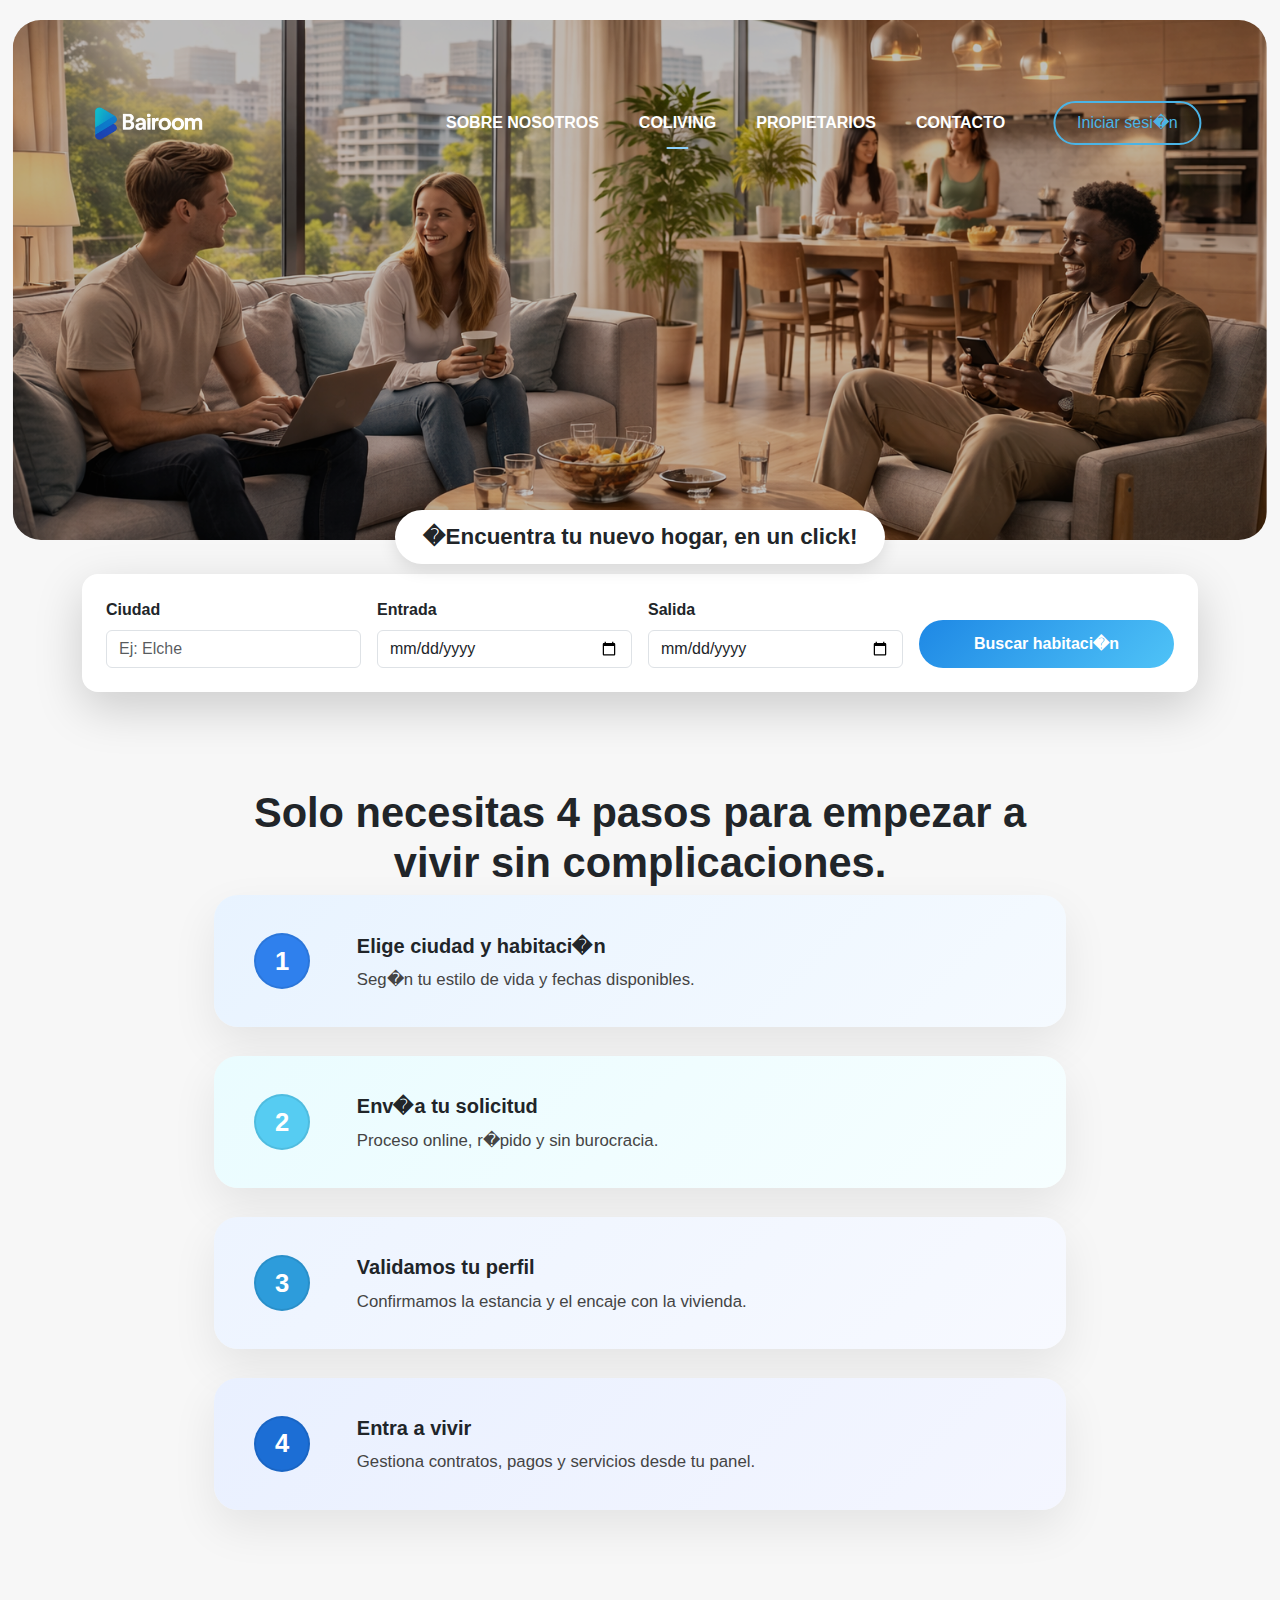
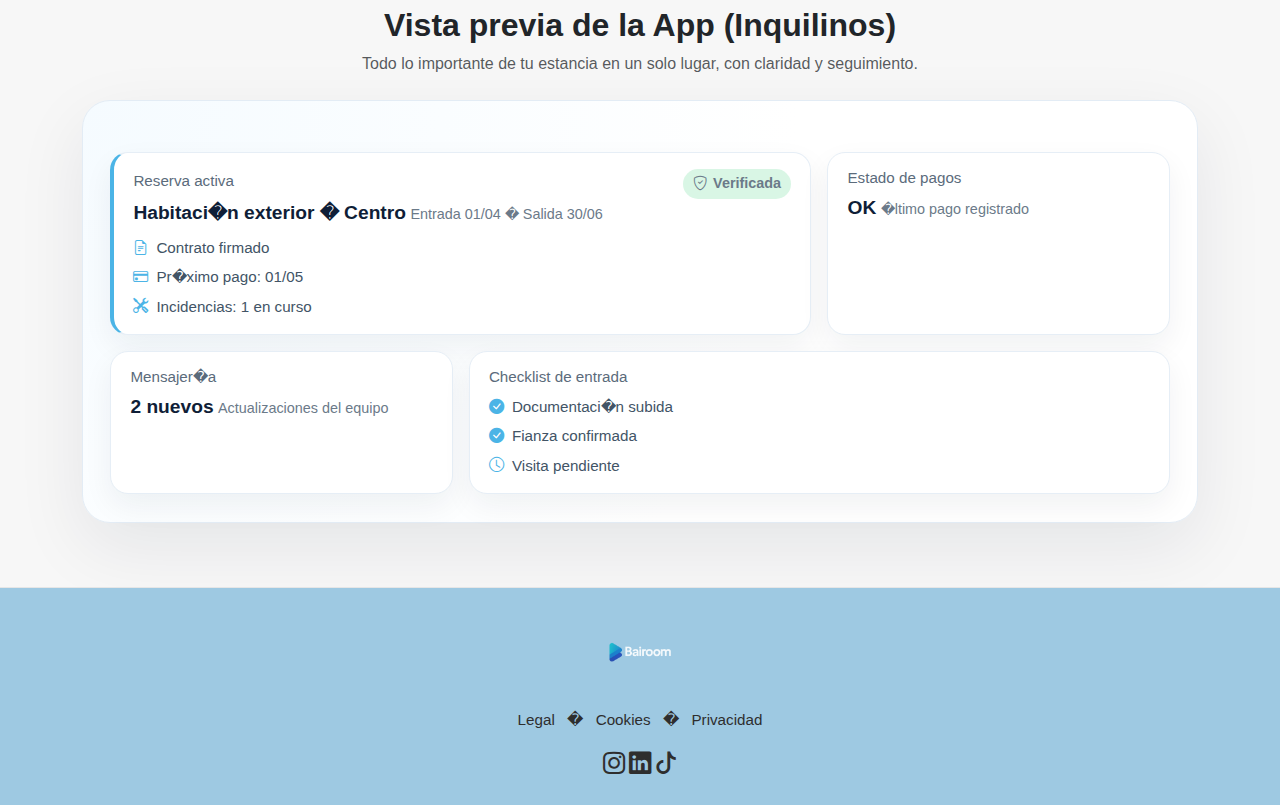
<file: coliving.html>
<!doctype html>
<html lang="es">
  <head>
    <meta charset="UTF-8" />
    <meta name="viewport" content="width=device-width, initial-scale=1.0" />
    <title>Bairoom - Inicio</title>

    <!-- Bootstrap -->
    <link
      href="https://cdn.jsdelivr.net/npm/bootstrap@5.3.2/dist/css/bootstrap.min.css"
      rel="stylesheet"
    />
    <link
      rel="stylesheet"
      href="https://cdn.jsdelivr.net/npm/bootstrap-icons@1.11.1/font/bootstrap-icons.css"
    />
    <!-- Styles -->
    <link rel="stylesheet" href="css/styles.css" />
  </head>

  <body>
    <header class="hero-bairoom">
      <!-- VIDEO / IMAGEN -->
      <div class="hero-video-wrapper">
        <img class="hero-video" src="img/coliving.png" alt="Coliving Bairoom" />
      </div>

      <div class="hero-inner container">
        <nav class="navbar navbar-expand-lg w-100">
          <!-- LOGO -->
          <a class="navbar-brand" href="index.html">
            <img
              src="img/logo_blanco.png"
              class="hero-logo-img"
              alt="Bairoom"
            />
          </a>

          <!-- BOT�N HAMBURGUESA -->
          <button
            class="navbar-toggler border-0"
            type="button"
            data-bs-toggle="collapse"
            data-bs-target="#mainNavbar"
            aria-controls="mainNavbar"
            aria-expanded="false"
            aria-label="Toggle navigation"
          >
            <span class="navbar-toggler-icon"></span>
          </button>
          <div
            class="collapse navbar-collapse justify-content-end"
            id="mainNavbar"
          >
            <ul class="navbar-nav align-items-lg-center gap-lg-4 text-center">
              <li class="nav-item">
                <a
                  class="nav-link fw-bold text-white"
                  href="sobrenosotros.html"
                >
                  SOBRE NOSOTROS
                </a>
              </li>

              <li class="nav-item">
                <a
                  class="nav-link fw-bold text-white active"
                  href="coliving.html"
                >
                  COLIVING
                </a>
              </li>

              <li class="nav-item">
                <a class="nav-link fw-bold text-white" href="propietarios.html">
                  PROPIETARIOS
                </a>
              </li>

              <li class="nav-item">
                <a class="nav-link fw-bold text-white" href="contacto.html">
                  CONTACTO
                </a>
              </li>

              <li class="nav-item d-none d-lg-block ms-lg-3">
                <a href="login.html" class="btn btn-session">Iniciar sesi�n</a>
              </li>

              <li class="nav-item d-lg-none mt-3">
                <a href="login.html" class="btn btn-primary w-100">
                  Iniciar sesión
                </a>
              </li>
            </ul>
          </div>
        </nav>
      </div>
    </header>

    <nav aria-label="breadcrumb" class="visually-hidden">
      <ol class="breadcrumb">
        <li class="breadcrumb-item">
          <a href="index.html">Inicio</a>
        </li>
        <li class="breadcrumb-item active" aria-current="page">Coliving</li>
      </ol>
    </nav>

    <!-- T�TULO FLOTANTE SOBRE EL FORMULARIO -->
    <div class="search-title text-center">
      <strong class="titulo-hogar"
        >�Encuentra tu nuevo hogar, en un click!</strong
      >
    </div>

    <!-- FORMULARIO FLOTANTE -->
    <div class="search-floating container">
      <form class="search-box shadow-lg p-4 rounded-4">
        <div class="row g-3 align-items-end">
          <div class="col-md-3">
            <label class="form-label fw-semibold">Ciudad</label>
            <input type="text" class="form-control" placeholder="Ej: Elche" />
          </div>

          <div class="col-md-3">
            <label class="form-label fw-semibold">Entrada</label>
            <input type="date" class="form-control" />
          </div>

          <div class="col-md-3">
            <label class="form-label fw-semibold">Salida</label>
            <input type="date" class="form-control" />
          </div>

          <div class="col-md-3 d-grid">
            <button type="submit" class="btn btn-primary btn-bairoom">
              Buscar habitaci�n
            </button>
          </div>
        </div>
      </form>
    </div>

    <!-- Aqi va todo el contenido de explicacion del proceso de alquilar y los beneficios, y tambien algo sobre el producto (app web Bairoon)-->
    <section class="steps-section">
      <h2 class="steps-title">
        Solo necesitas 4 pasos para empezar a vivir sin complicaciones.
      </h2>

      <div class="steps-list">
        <div class="step step-1">
          <div class="step-number">1</div>
          <div class="step-content">
            <strong>Elige ciudad y habitaci�n</strong>
            <p>Seg�n tu estilo de vida y fechas disponibles.</p>
          </div>
        </div>

        <div class="step step-2">
          <div class="step-number">2</div>
          <div class="step-content">
            <strong>Env�a tu solicitud</strong>
            <p>Proceso online, r�pido y sin burocracia.</p>
          </div>
        </div>

        <div class="step step-3">
          <div class="step-number">3</div>
          <div class="step-content">
            <strong>Validamos tu perfil</strong>
            <p>Confirmamos la estancia y el encaje con la vivienda.</p>
          </div>
        </div>

        <div class="step step-4">
          <div class="step-number">4</div>
          <div class="step-content">
            <strong>Entra a vivir</strong>
            <p>Gestiona contratos, pagos y servicios desde tu panel.</p>
          </div>
        </div>
      </div>
    </section>

    <section class="container panel-preview">
      <div class="text-center mb-4">
        <h2 class="fw-bold">Vista previa de la App (Inquilinos)</h2>
        <p class="text-muted">
          Todo lo importante de tu estancia en un solo lugar, con claridad y
          seguimiento.
        </p>
      </div>

      <div class="panel-frame">
        <div class="panel-grid">
          <div class="panel-card panel-wide panel-card--accent">
            <div class="d-flex justify-content-between align-items-center">
              <h4>Reserva activa</h4>
              <span class="panel-badge panel-badge--good">
                <i class="bi bi-shield-check"></i> Verificada
              </span>
            </div>
            <strong>Habitaci�n exterior � Centro</strong>
            <span>Entrada 01/04 � Salida 30/06</span>
            <ul class="panel-list">
              <li><i class="bi bi-file-earmark-text"></i> Contrato firmado</li>
              <li><i class="bi bi-credit-card"></i> Pr�ximo pago: 01/05</li>
              <li><i class="bi bi-tools"></i> Incidencias: 1 en curso</li>
            </ul>
          </div>
          <div class="panel-card panel-narrow">
            <h4>Estado de pagos</h4>
            <strong>OK</strong>
            <span>�ltimo pago registrado</span>
          </div>
          <div class="panel-card panel-narrow">
            <h4>Mensajer�a</h4>
            <strong>2 nuevos</strong>
            <span>Actualizaciones del equipo</span>
          </div>
          <div class="panel-card panel-wide">
            <h4>Checklist de entrada</h4>
            <ul class="panel-list">
              <li>
                <i class="bi bi-check-circle-fill"></i> Documentaci�n subida
              </li>
              <li><i class="bi bi-check-circle-fill"></i> Fianza confirmada</li>
              <li><i class="bi bi-clock"></i> Visita pendiente</li>
            </ul>
          </div>
        </div>
      </div>
    </section>

    <!-- FOOTER BAIROOM -->
    <footer class="footer-bairoom mt-5 py-4">
      <div class="container text-center">
        <!-- LOGO -->
        <div class="mb-3">
          <a href="index.html">
            <img src="img/logo_blanco.png" alt="Bairoom" class="footer-logo" />
          </a>
        </div>
        <!-- ENLACES LEGALES -->
        <div class="footer-links mb-3">
          <a href="#">Legal</a>
          <span class="mx-2">�</span>
          <a href="#">Cookies</a>
          <span class="mx-2">�</span>
          <a href="#">Privacidad</a>
        </div>

        <!-- REDES SOCIALES -->

        <div class="footer-social">
          <a href="https://instagram.com/bairoom.rent"
            ><i class="bi bi-instagram"></i
          ></a>
          <a href="https://www.linkedin.com/in/jesusbailen"
            ><i class="bi bi-linkedin"></i
          ></a>
          <a href="#"><i class="bi bi-tiktok"></i></a>
        </div>
      </div>
    </footer>

    <script src="https://cdn.jsdelivr.net/npm/bootstrap@5.3.2/dist/js/bootstrap.bundle.min.js"></script>
  </body>
</html>
</file>
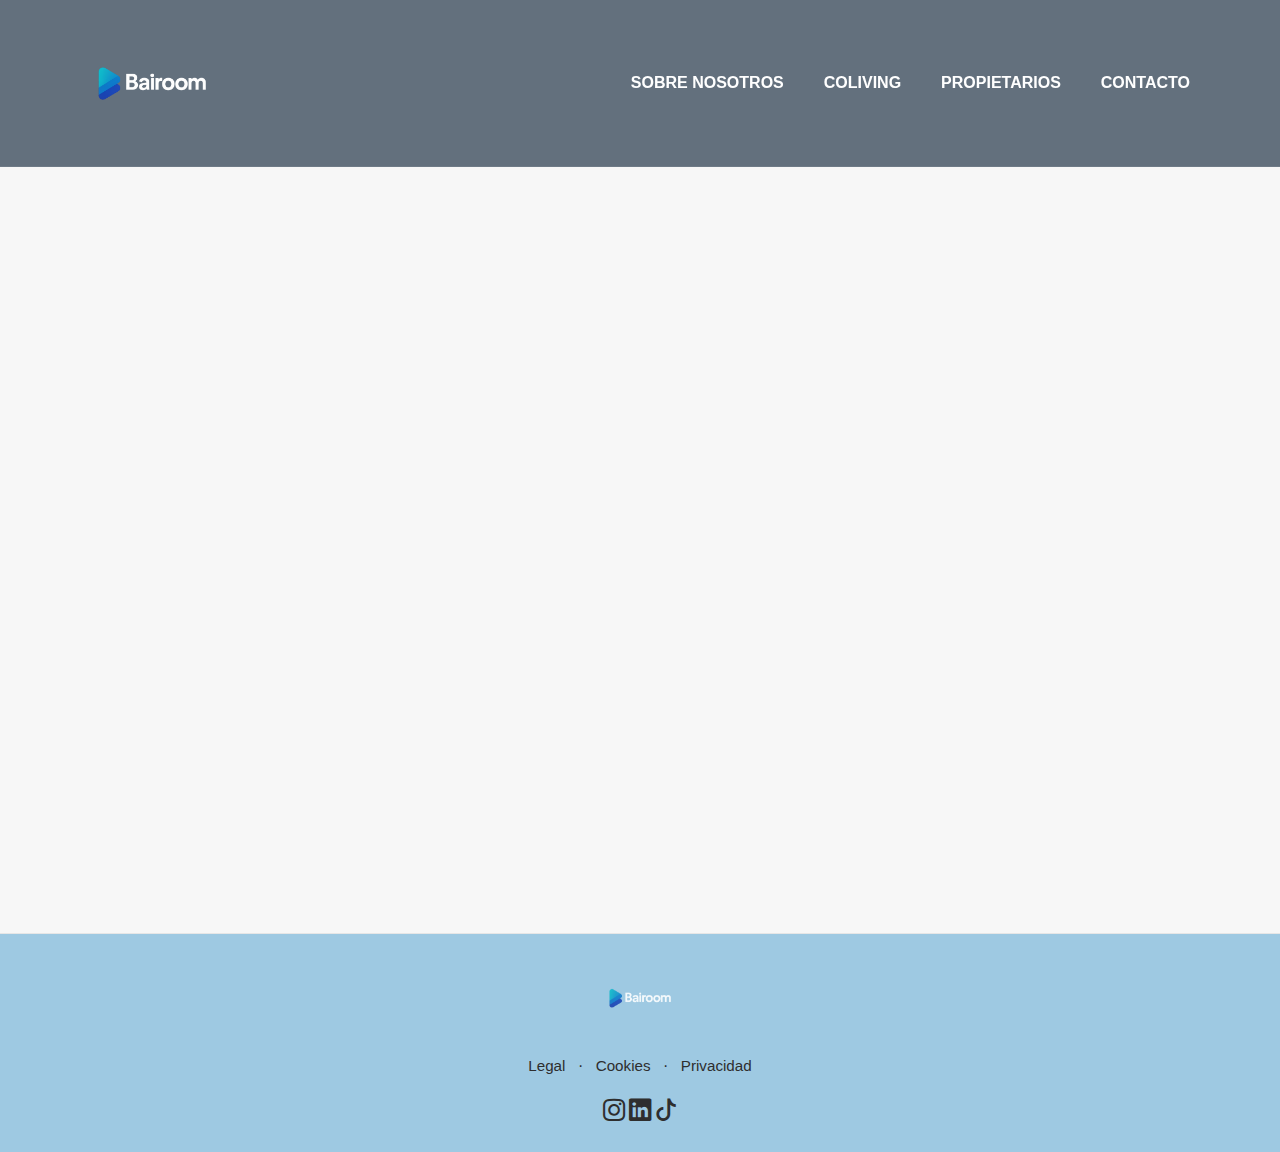
<file: login.html>
﻿<!DOCTYPE html>
<html lang="es">
  <head>
    <meta charset="UTF-8" />
    <meta name="viewport" content="width=device-width, initial-scale=1.0" />
    <title>Bairoom · Iniciar sesión</title>

    <!-- Bootstrap -->
    <link
      href="https://cdn.jsdelivr.net/npm/bootstrap@5.3.2/dist/css/bootstrap.min.css"
      rel="stylesheet"
    />

    <!-- Icons -->
    <link
      rel="stylesheet"
      href="https://cdn.jsdelivr.net/npm/bootstrap-icons@1.11.1/font/bootstrap-icons.css"
    />

    <!-- Styles -->
    <link rel="stylesheet" href="css/styles.css" />
  </head>

  <body class="d-flex flex-column min-vh-100">
    <header class="header-bairoom-simple">
      <div class="container">
        <!-- NAVBAR UNIFICADO -->
        <nav class="navbar navbar-expand-lg w-100">
          <!-- LOGO -->
          <a class="navbar-brand" href="index.html">
            <img
              src="img/logo_blanco.png"
              class="hero-logo-img"
              alt="Bairoom"
            />
          </a>

          <!-- HAMBURGUESA -->
          <button
            class="navbar-toggler border-0"
            type="button"
            data-bs-toggle="collapse"
            data-bs-target="#mainNavbar"
            aria-controls="mainNavbar"
            aria-expanded="false"
            aria-label="Toggle navigation"
          >
            <span class="navbar-toggler-icon"></span>
          </button>

          <!-- LINKS -->
          <div
            class="collapse navbar-collapse justify-content-end"
            id="mainNavbar"
          >
            <ul class="navbar-nav align-items-lg-center gap-lg-4 text-center">
              <li class="nav-item">
                <a
                  class="nav-link fw-bold text-white"
                  href="sobrenosotros.html"
                >
                  SOBRE NOSOTROS
                </a>
              </li>

              <li class="nav-item">
                <a class="nav-link fw-bold text-white" href="coliving.html">
                  COLIVING
                </a>
              </li>

              <li class="nav-item">
                <a class="nav-link fw-bold text-white" href="propietarios.html">
                  PROPIETARIOS
                </a>
              </li>

              <li class="nav-item">
                <a class="nav-link fw-bold text-white" href="contacto.html">
                  CONTACTO
                </a>
              </li>
            </ul>
          </div>
        </nav>
      </div>
    </header>

    <!-- CONTENIDO LOGIN -->
    <main class="container flex-grow-1 mt-5 mt-lg-5 pt-lg-5">
      <div class="row justify-content-center mt-lg-5 pt-lg-4">
        <div class="col-md-6 col-lg-5">
          <div class="card-bairoom shadow-sm p-4 p-md-5 rounded-4">
            <div class="text-center mb-4">
              <i class="bi bi-person-circle fs-1 text-primary"></i>
            </div>

            <h2 class="fw-bold text-center mb-2">Inicia sesión</h2>
            <p class="text-muted text-center mb-4">
              Accede a tu cuenta de Bairoom
            </p>

            <form>
              <div class="mb-3">
                <label class="form-label fw-semibold">Email</label>
                <input
                  type="email"
                  class="form-control"
                  placeholder="tu@email.com"
                  required
                />
              </div>

              <div class="mb-3">
                <label class="form-label fw-semibold">Contraseña</label>
                <input
                  type="password"
                  class="form-control"
                  placeholder="••••••••"
                  required
                />
              </div>

              <div class="d-grid mt-4">
                <button type="submit" class="btn btn-primary btn-bairoom">
                  Entrar en Bairoom
                </button>
              </div>
            </form>

            <div class="text-center mt-4">
              <a href="#" class="text-decoration-none small">
                ¿Has olvidado tu contraseña?
              </a>
            </div>
          </div>
        </div>
      </div>
    </main>

    <script src="https://cdn.jsdelivr.net/npm/bootstrap@5.3.2/dist/js/bootstrap.bundle.min.js"></script>

    <!-- FOOTER BAIROOM -->
    <footer class="footer-bairoom mt-5 py-4">
      <div class="container text-center">
        <!-- LOGO -->
        <div class="mb-3">
          <a href="index.html">
            <img src="img/logo_blanco.png" alt="Bairoom" class="footer-logo" />
          </a>
        </div>

        <!-- ENLACES LEGALES -->
        <div class="footer-links mb-3">
          <a href="#">Legal</a>
          <span class="mx-2">·</span>
          <a href="#">Cookies</a>
          <span class="mx-2">·</span>
          <a href="#">Privacidad</a>
        </div>

        <!-- REDES SOCIALES -->

        <div class="footer-social">
          <a href="https://instagram.com/bairoom.rent"
            ><i class="bi bi-instagram"></i
          ></a>
          <a href="https://www.linkedin.com/in/jesusbailen"
            ><i class="bi bi-linkedin"></i
          ></a>
          <a href="#"><i class="bi bi-tiktok"></i></a>
        </div>
      </div>
    </footer>
  </body>
</html>
</file>
<file: css/styles.css>
﻿/* 
  Estilos personalizados para identidad visual y contraste.
  Bootstrap se utiliza como base estructural y de componentes.
*/

/*  VARIABLES DE COLOR */
:root {
  --verde-menta: #a4d4ae;
  --azul: #4bb4e6;
  --gris-oscuro: #2e2e2e;
}

/* HERO PRINCIPAL
 */

body {
  margin: 0;
  font-family: "Poppins", sans-serif;
  background: #f7f7f7;
}

.section-block {
  margin-top: 4rem !important;
  margin-bottom: 4rem !important;
}

.hero-bairoom {
  position: relative;
  width: 100%;
  height: 520px;
  margin-top: 20px;
}

/* El vídeo dentro de su wrapper */
.hero-video-wrapper,
.sobrenosotros-video-wrapper,
.coliving-video-wrapper {
  position: absolute;
  top: 0;
  left: 50%;
  transform: translateX(-50%);
  width: 98%;
  max-width: 1700px;
  height: 100%;
  border-radius: 28px;
  overflow: hidden;
  z-index: 1;
}

.hero-video,
.sobrenosotros-video,
.coliving-video {
  width: 100%;
  height: 100%;
  object-fit: cover;
  filter: brightness(0.75);
}

/* Interior del hero (logo + menu login) */
.hero-inner {
  position: absolute;
  top: 0;
  left: 50%;
  transform: translateX(-50%);
  z-index: 10;

  width: 94%;
  max-width: 1500px;
  padding: 20px 40px;

  display: flex;
  align-items: center;
  justify-content: space-between;
}

/* LOGO */
.hero-logo-img {
  width: 140px;
}

/* Menú cápsula */
.hero-menu {
  display: flex;
  gap: 30px;
  background: var(--verde-menta);
  padding: 12px 35px;
  border-radius: 40px;
  box-shadow: 0 4px 16px rgba(0, 0, 0, 0.1);
}

.hero-link {
  text-decoration: none;
  color: var(--gris-oscuro);
  font-weight: 500;
}

/* Botón iniciar sesión */
.btn-session {
  border: 2px solid var(--azul);
  padding: 8px 22px;
  color: var(--azul);
  border-radius: 30px;
  text-decoration: none;
}

/* MENÚ MÓVIL*/

.mobile-menu-btn {
  background: white;
  border: 2px solid var(--azul);
  color: var(--azul);
  padding: 6px 14px;
  border-radius: 30px;
  font-size: 1.3rem;
}

/* Mobile menu fullscreen */
.mobile-menu {
  position: fixed;
  inset: 0;
  background: #ffffff;
  z-index: 9999;
  display: none;
  flex-direction: column;
  justify-content: space-between;
  padding: 2rem;
}

.mobile-menu.active {
  display: flex !important;
}

.mobile-menu-logo {
  width: 48px;
  height: auto;
  margin-top: 10px;
  margin-left: 5px;
  filter: brightness(1);
}

.mobile-menu-header {
  display: flex;
  align-items: center;
  justify-content: space-between;
}

.close-menu {
  background: none;
  border: none;
  font-size: 1.6rem;
  color: #222;
  cursor: pointer;
}

.mobile-menu-links {
  margin: auto 0;
  display: flex;
  flex-direction: column;
  align-items: center;
  gap: 2.2rem;
  text-align: center;
  margin-top: 2rem;
}

.mobile-menu-links a {
  display: block;
  font-family: "Poppins", sans-serif;
  font-size: 1.5rem;
  font-weight: 500;
  color: var(--gris-oscuro);
  text-decoration: none;
  transition: color 0.2s ease;
  margin: 1rem 0;
}

.mobile-menu-links a:hover {
  color: var(--azul);
}

.btn-mobile-login {
  width: 100%;
  max-width: 360px;
  margin: 2rem auto 1.5rem;
  padding: 14px;
  background: #1f2933;
  color: #fff;
  text-align: center;
  border-radius: 999px;
  font-size: 1rem;
  text-decoration: none;
}

/* BOTONES CENTRADOS */
.mobile-menu-actions {
  text-align: center;
  width: 100%;
}

.mobile-menu-actions .btn {
  width: 80%;
  margin: 0.5rem auto;
}

.mobile-menu-social {
  text-align: center;
  margin-top: 1rem;
}

.mobile-menu-social i {
  font-size: 1.3rem;
  margin: 0 0.5rem;
}

/* RESPONSIVE */
@media (max-width: 992px) {
  .hero-menu,
  .btn-session {
    display: none !important;
  }
}

@media (min-width: 992px) {
  .mobile-menu-btn {
    display: none;
  }
}

.section-bairoom {
  max-width: 850px;
}

.bairoom-title {
  font-weight: 600;
  color: var(--gris-oscuro);
  margin-bottom: 20px;
  font-size: 2rem;
}

.bairoom-text {
  font-size: 1.15rem;
  font-weight: 600;
  line-height: 1.65;
  color: #444;
}

.text-primary {
  color: var(--azul) !important;
  /* azul corporativo */
}

.lead {
  font-weight: 400;
  line-height: 1.7;
}

.card-bairoom {
  transition: all 0.3s ease;
}

.card-bairoom:hover {
  transform: translateY(-3px);
  box-shadow: 0 10px 25px rgba(0, 0, 0, 0.06);
}

.descripcion-bairoom {
  color: #555;
  font-size: 1.15rem;
  font-weight: 300;
  line-height: 1.65;
  max-width: 800px;
  margin: 0 auto;
}

/* Animación suave al aparecer */
.card-bairoom {
  opacity: 0;
  animation: fadeInUp 0.8s forwards ease;
}

@keyframes fadeInUp {
  from {
    opacity: 0;
    transform: translateY(20px);
  }

  to {
    opacity: 1;
    transform: translateY(0);
  }
}

.card-flow:hover {
  transform: translateY(-4px);
  box-shadow: 0 12px 28px rgba(0, 0, 0, 0.08);
}

.steps-list li {
  font-size: 1.05rem;
  margin-bottom: 12px;
  display: flex;
  align-items: center;
  color: #555;
  line-height: 1.5;
}

.step-icon {
  font-size: 1.5rem;
  color: #2e2e2e;
  margin-right: 10px;
}

.steps-container {
  max-width: 700px;
  margin: 0 auto 25px;
  display: grid;
  gap: 16px;
}

.step-box {
  display: flex;
  align-items: center;
  background: var(--step-color);
  gap: 12px;
  padding: 18px;
  border-radius: 16px;
  font-size: 1rem;
  font-weight: 600;
  color: #333;
  box-shadow: 0 6px 14px rgba(0, 0, 0, 0.08);
  transition: transform 0.2s ease;
}

.step-box:hover {
  transform: translateX(6px);
}

.step-number {
  background: white;
  width: 56px;
  height: 56px;
  border-radius: 50%;
  display: grid;
  place-items: center;
  margin-right: 18px;
  font-size: 1.6rem;
  font-weight: 700;
  color: white;
  border: 2px solid rgba(0, 0, 0, 0.08);
  flex-shrink: 0;
}

.step-text {
  flex: 1;
  font-size: 0.95rem;
}

/* Responsive */
@media (max-width: 576px) {
  .step-box {
    flex-direction: column;
    align-items: flex-start;
    gap: 8px;
    text-align: left;
  }

  .step-number {
    margin: 0;
  }
}

/* FOOTER BAIROOM */
.mobile-menu-footer,
.footer-bairoom {
  background: #9ec9e2;
  color: var(--gris-oscuro);
  border-top: 1px solid #e6e6e6;
  text-align: center;
  padding-top: 1.5rem;
  padding-bottom: 1.5rem;
}

.footer-logo {
  width: 80px;
  height: auto;
  opacity: 0.9;
}

.mobile-menu-footer,
.footer-links a {
  font-family: "Poppins", sans-serif;
  color: var(--gris-oscuro);
  text-decoration: none;
  font-size: 0.95rem;
}

.footer-links a:hover {
  opacity: 0.7;
}

/* ICONOS DE REDES */
.footer-social a {
  font-size: 1.4rem;
  color: var(--gris-oscuro);
  transition: opacity 0.2s ease;
}

.footer-social a:hover {
  opacity: 0.7;
}

.carousel-img {
  height: 420px;
  object-fit: cover;
  border-radius: 20px;
}

/* Estilo suave para indicadores */
.carousel-indicators [data-bs-target] {
  background-color: #9ec9e2;
  /* Azul Bairoom */
  width: 12px;
  height: 12px;
  border-radius: 50%;
}

.carousel-indicators .active {
  background-color: #3b74ba;
}

/* Texto del caption */
.carousel-caption h5 {
  font-weight: 600;
  text-shadow: 0 2px 4px rgba(0, 0, 0, 0.4);
}

.carousel-caption p {
  text-shadow: 0 2px 4px rgba(0, 0, 0, 0.4);
}

/* 
   BOTÓN BAIROOM (FINAL)
 */

.btn-bairoom {
  display: inline-flex;
  align-items: center;
  justify-content: center;

  padding: 12px 28px;
  border-radius: 999px;
  border: none;

  background: linear-gradient(135deg, #1e88e5, #4fc3f7);
  color: #ffffff;

  font-weight: 600;
  transition: all 0.3s ease;
}

.btn-bairoom:hover {
  color: #ffffff;
  transform: translateY(-2px);
  box-shadow: 0 12px 25px rgba(30, 136, 229, 0.35);
}

.btn-bairoom:focus {
  box-shadow: none;
}

/* Ajuste REAL del título flotante */
.search-title {
  position: relative;
  z-index: 20;
  /* encima del vídeo y encima del formulario */
  margin-top: -30px;
  /* lo acerca al borde inferior del vídeo sin invadir el form */
  margin-bottom: 10px;
  /* separación antes del formulario */
}

.titulo-hogar {
  background: white;
  padding: 10px 28px;
  border-radius: 40px;
  font-size: 1.4rem;
  font-weight: 600;
  box-shadow: 0 4px 18px rgba(0, 0, 0, 0.12);
  display: inline-block;
}

/* Ajuste del formulario flotante para evitar solapamiento */
.search-floating {
  position: relative;
  z-index: 10;
  margin-top: 0px;
}

.search-box {
  background: white;
  border-radius: 20px;
}

.role-chooser {
  max-width: 1200px;
  margin: 2.5rem auto 1.5rem;
  padding: 2.5rem 2rem 2rem;
  border-radius: 32px;
  background: linear-gradient(145deg, #ffffff 0%, #f4f8fb 100%);
  box-shadow: 0 22px 60px rgba(15, 30, 55, 0.08);
}

.role-chooser-title {
  font-size: 2.4rem;
  font-weight: 700;
  color: #0f1e37;
  text-align: center;
  margin-bottom: 0.4rem;
}

.role-chooser-subtitle {
  text-align: center;
  color: #516172;
  margin-bottom: 2.2rem;
}

.role-card {
  position: relative;
  padding: 2rem;
  border-radius: 24px;
  background: #ffffff;
  border: 1px solid #e0e9f2;
  box-shadow: 0 18px 45px rgba(15, 30, 55, 0.08);
  transition: transform 0.25s ease, box-shadow 0.25s ease;
  height: 100%;
}

.role-card:hover {
  transform: translateY(-6px);
  box-shadow: 0 26px 70px rgba(15, 30, 55, 0.12);
}

.role-tag {
  display: inline-flex;
  align-items: center;
  gap: 0.4rem;
  font-size: 0.85rem;
  font-weight: 700;
  text-transform: uppercase;
  letter-spacing: 0.04em;
  padding: 6px 12px;
  border-radius: 999px;
  margin-bottom: 1rem;
}

.role-icon {
  width: 46px;
  height: 46px;
  border-radius: 16px;
  display: grid;
  place-items: center;
  font-size: 1.3rem;
  margin-bottom: 1rem;
}

.role-card--tenant .role-tag {
  background: rgba(164, 212, 174, 0.22);
  color: #1c5530;
}

.role-card--owner .role-tag {
  background: rgba(75, 180, 230, 0.18);
  color: #0f3c5f;
}

.role-card--tenant .role-icon {
  background: rgba(164, 212, 174, 0.28);
  color: #1c5530;
}

.role-card--owner .role-icon {
  background: rgba(75, 180, 230, 0.24);
  color: #0f3c5f;
}

.role-card h3 {
  font-size: 1.6rem;
  font-weight: 700;
  color: #0f1e37;
  margin-bottom: 0.6rem;
}

.role-card p {
  color: #4f5f6f;
  line-height: 1.6;
  margin-bottom: 1.4rem;
}

.role-meta {
  list-style: none;
  padding: 0;
  margin: 0 0 1.6rem;
  display: grid;
  gap: 0.55rem;
}

.role-meta li {
  display: flex;
  align-items: center;
  gap: 0.5rem;
  color: #3b4b5c;
  font-weight: 500;
}

.role-meta i {
  color: var(--azul);
}

.role-actions {
  display: flex;
  gap: 0.75rem;
  flex-wrap: wrap;
}

.role-actions .btn {
  border-radius: 999px;
}

.panel-preview {
  margin: 4rem auto;
}

.panel-frame {
  border-radius: 28px;
  border: 1px solid #e3ecf5;
  background: radial-gradient(circle at top left, #f5fbff, #ffffff 60%);
  box-shadow: 0 24px 70px rgba(15, 30, 55, 0.08);
  padding: 1.7rem;
}

.panel-nav {
  background: #f1f5f9;
  border-radius: 999px;
  padding: 6px;
  display: inline-flex;
  gap: 6px;
}

.panel-nav .nav-link {
  border-radius: 999px;
  color: #1f2a37;
  font-weight: 600;
  padding: 8px 18px;
}

.panel-nav .nav-link.active {
  background: #0f1e37;
  color: #ffffff;
}

.panel-grid {
  margin-top: 1.5rem;
  display: grid;
  gap: 1rem;
  grid-template-columns: repeat(12, 1fr);
}

.panel-card {
  background: #ffffff;
  border: 1px solid #e6eef6;
  border-radius: 18px;
  padding: 1rem 1.2rem;
  box-shadow: 0 12px 30px rgba(15, 30, 55, 0.06);
  transition: transform 0.25s ease, box-shadow 0.25s ease;
}

.panel-card:hover {
  transform: translateY(-4px);
  box-shadow: 0 18px 40px rgba(15, 30, 55, 0.1);
}

.panel-card h4 {
  font-size: 0.95rem;
  color: #5b6b7b;
  margin-bottom: 0.4rem;
}

.panel-card strong {
  font-size: 1.2rem;
  color: #0f1e37;
}

.panel-card span {
  color: #6b7a89;
  font-size: 0.9rem;
}

.panel-card--accent {
  border-left: 4px solid #4bb4e6;
}

.panel-wide {
  grid-column: span 8;
}

.panel-narrow {
  grid-column: span 4;
}

.panel-list {
  list-style: none;
  padding: 0;
  margin: 0.6rem 0 0;
  display: grid;
  gap: 0.4rem;
}

.panel-list li {
  display: flex;
  align-items: center;
  gap: 0.5rem;
  color: #425466;
  font-size: 0.95rem;
}

.panel-list i {
  color: var(--azul);
}

.panel-badge {
  display: inline-flex;
  align-items: center;
  gap: 0.35rem;
  padding: 4px 10px;
  border-radius: 999px;
  background: rgba(75, 180, 230, 0.15);
  color: #0f3c5f;
  font-size: 0.8rem;
  font-weight: 600;
}

.panel-badge--good {
  background: rgba(46, 204, 113, 0.18);
  color: #18643a;
}

.panel-badge--warn {
  background: rgba(247, 183, 49, 0.22);
  color: #7a4f08;
}

@media (max-width: 992px) {
  .panel-wide,
  .panel-narrow {
    grid-column: span 12;
  }
}

.hero-image img {
  width: 100%;
  height: 100%;
  object-fit: cover;
}

/* HERO IMAGEN SOBRE NOSOTROS */
.hero-image-container {
  width: 100%;
  padding: 2rem 0;
  display: flex;
  justify-content: center;
}

.hero-image {
  width: 80%;
  max-width: 1100px;
  border-radius: 20px;
  object-fit: cover;
}

/* VIDEO DEMO APP (INDEX) */
.product-video-wrapper {
  max-width: 520px;
  margin: 0 auto;
  border-radius: 22px;
  overflow: hidden;
  aspect-ratio: 16 / 9;
}

.product-video-wrapper video {
  width: 100%;
  height: 100%;
  object-fit: cover;
  display: block;
}

/*  Sección Sobre Nosotros  */

.section-text {
  font-size: 1.25rem;
  line-height: 1.7;
  max-width: 900px;
}

.sobre-wrapper {
  max-width: 1100px !important;
}

.spacer-xl {
  margin-top: 4rem;
  margin-bottom: 3rem;
}

/* CARD BASE BAIROOM */
.card {
  border-radius: 20px;
  border: 1px solid #e9eef5;
  box-shadow: 0 12px 30px rgba(0, 0, 0, 0.08);
}

/* Cards estilo Bairoom con efecto Uiverse */

.card-sobre {
  background: #ffffff;
  border-radius: 20px;
  padding: 2.2rem;
  border: 2px solid #e3e5e8;
  transition:
    border-color 0.35s ease,
    box-shadow 0.35s ease,
    transform 0.3s ease,
    border-radius 0.5s cubic-bezier(0.175, 0.885, 0.32, 1.275);

  box-shadow:
    inset 0 -2rem 3rem rgba(0, 0, 0, 0.03),
    0 2px 8px rgba(0, 0, 0, 0.08);
}

.card-sobre:hover {
  border-color: var(--azul);
  transform: translateY(-6px);
  border-radius: 28px;
  box-shadow:
    0 0 22px rgba(0, 139, 248, 0.45),
    0 12px 28px rgba(0, 0, 0, 0.25);
}

.subhero-text p {
  margin-top: 2rem;
  font-size: 1.2rem;
  opacity: 0.7;
}

.section-title {
  font-size: 2.4rem;
  font-weight: 600;
  margin-bottom: 1.2rem;
}

.section-subtitle {
  font-size: 1.1rem;
  opacity: 0.65;
  margin-bottom: 2rem;
}

.section-divider-bairoom {
  height: 3px;
  width: 220px;
  margin: 2.5rem auto;
  border-radius: 6px;
  background: linear-gradient(
    to right,
    transparent,
    #00c2d8,
    #0077ff,
    transparent
  );
}

/*  EQUIPO */

.titulo-seccion {
  font-size: 2.4rem;
}

.subtitulo-seccion {
  font-size: 1.1rem;
  color: #555;
  max-width: 700px;
  margin: 0 auto;
}

.equipo-card {
  transition: 0.3s ease;
}

.equipo-card:hover {
  transform: translateY(-4px);
  border-color: #8ecae6;
  box-shadow: 0 12px 30px rgba(0, 0, 0, 0.15);
}

.foto-equipo {
  width: 180px;
  height: 180px;
  object-fit: cover;
  border: 3px solid #cce7f5;
}

.descripcion-equipo {
  color: #444;
  line-height: 1.6;
}

/*  COLABORADORES  */

.colab-logo {
  width: 140px;
  opacity: 0.7;
  transition: 0.3s ease;
  filter: grayscale(100%);
}

.colab-logo:hover {
  opacity: 1;
  transform: scale(1.06);
  filter: grayscale(0%);
}

.logo-header,
.logo-footer {
  cursor: pointer;
}

.logo-header:hover,
.logo-footer:hover {
  transform: scale(1.05);
  transition: 0.2s ease;
}

/* ===== STEPS SECTION ===== */

.steps-section {
  max-width: 900px;
  margin: 6rem auto;
  padding: 0 1.5rem;
  text-align: center;
}

.steps-title {
  font-size: 2.6rem;
  font-weight: 700;
  margin-bottom: 0.5rem;
}

.steps-subtitle {
  font-size: 1.1rem;
  color: #666;
  margin-bottom: 3.5rem;
}

/* LISTA */
.steps-list {
  display: flex;
  flex-direction: column;
  gap: 1.8rem;
}

/* STEP CARD */
.step {
  display: flex;
  align-items: center;
  gap: 1.8rem;
  padding: 2.2rem 2.5rem;
  border-radius: 24px;
  background: white;
  box-shadow: 0 18px 45px rgba(0, 0, 0, 0.08);
  transition:
    transform 0.3s ease,
    box-shadow 0.3s ease;
  text-align: left;
}

.step:hover {
  transform: translateY(-6px);
  box-shadow: 0 25px 55px rgba(0, 0, 0, 0.15);
}

/* NUMERO */
.step-number {
  width: 56px;
  height: 56px;
  border-radius: 50%;
  font-size: 1.6rem;
  font-weight: 700;
  color: white;
  display: grid;
  place-items: center;
  flex-shrink: 0;
}

/* TEXTO */
.step-content strong {
  font-size: 1.25rem;
  display: block;
  margin-bottom: 0.4rem;
}

.step-content p {
  margin: 0;
  font-size: 1.05rem;
  color: #444;
  line-height: 1.5;
}

/* COLORES BAIROOM */
.step-1 {
  background: linear-gradient(135deg, #e8f3ff, #f5faff);
}

.step-1 .step-number {
  background: #2f80ed;
}

.step-2 {
  background: linear-gradient(135deg, #eafcff, #f6feff);
}

.step-2 .step-number {
  background: #56ccf2;
}

.step-3 {
  background: linear-gradient(135deg, #edf4ff, #f7f9ff);
}

.step-3 .step-number {
  background: #2d9cdb;
}

.step-4 {
  background: linear-gradient(135deg, #e9f0ff, #f4f6ff);
}

.step-4 .step-number {
  background: #1c6ed5;
}

/* RESPONSIVE */
@media (max-width: 768px) {
  .step {
    flex-direction: column;
    align-items: flex-start;
  }

  .step-number {
    margin-bottom: 0.8rem;
  }
}

/* ===============================
   CONTACTO BAIROOM
=============================== */

.contacto-bairoom {
  background: linear-gradient(180deg, #ffffff 0%, #f4f9fc 100%);
}

.contact-card {
  box-shadow: 0 20px 50px rgba(15, 30, 55, 0.08);
}

.contact-title {
  font-size: 2.2rem;
  font-weight: 600;
  color: #0f1e37;
}

.contact-subtitle {
  color: #6c7a89;
  font-size: 1rem;
}

.bairoom-input {
  border-radius: 14px;
  padding: 14px 16px;
  border: 1px solid #dde6ee;
  font-size: 0.95rem;
}

.bairoom-input:focus {
  border-color: var(--azul);
  box-shadow: 0 0 0 3px rgba(0, 123, 255, 0.15);
}

/* ==============================
   LOGIN BAIROOM
============================== */

.login-body {
  min-height: 100vh;
  background: linear-gradient(180deg, #f4f9fc, #e9f2f8);
  display: flex;
  align-items: center;
  justify-content: center;
  font-family: "Inter", sans-serif;
}

.login-wrapper {
  width: 100%;
  padding: 20px;
}

.login-card {
  max-width: 420px;
  margin: auto;
  background: white;
  padding: 40px 35px;
  border-radius: 20px;
  box-shadow: 0 25px 60px rgba(0, 0, 0, 0.08);
}

.login-logo {
  width: 120px;
}

.login-title {
  font-weight: 700;
  font-size: 1.8rem;
  color: #0f1e37;
}

.login-subtitle {
  font-size: 0.95rem;
  color: #6b7280;
  margin-bottom: 30px;
}

.login-link {
  font-size: 0.9rem;
  color: var(--azul);
  text-decoration: none;
}

.login-link:hover {
  text-decoration: underline;
}

.btn-login {
  background: linear-gradient(90deg, #2bb0ed, #1e90ff);
  border: none;
  padding: 14px;
  border-radius: 30px;
  font-weight: 600;
  font-size: 1rem;
  color: white;
  transition:
    transform 0.2s ease,
    box-shadow 0.2s ease;
}

.btn-login:hover {
  transform: translateY(-1px);
  box-shadow: 0 10px 25px rgba(30, 144, 255, 0.35);
}

.login-footer {
  font-size: 0.9rem;
  color: #6b7280;
}

/* ==========================
   PROPIETARIOS (LANDING)
========================== */

.bairoom-owner-hero {
  margin-top: 110px;
  margin-bottom: 40px;
  max-width: 980px;
}

.owner-title {
  font-size: 2.6rem;
  font-weight: 700;
  color: #0f1e37;
  letter-spacing: -0.5px;
}

.owner-subtitle {
  margin: 14px auto 0;
  max-width: 780px;
  color: #51606f;
  font-size: 1.1rem;
  line-height: 1.7;
}

.owner-btn-outline {
  border-radius: 999px;
  padding: 12px 22px;
}

.owner-card {
  border-radius: 22px;
  box-shadow: 0 18px 50px rgba(15, 30, 55, 0.06);
  transition:
    transform 0.25s ease,
    box-shadow 0.25s ease,
    border-color 0.25s ease;
}

.owner-card:hover {
  transform: translateY(-6px);
  border-color: rgba(75, 180, 230, 0.55);
  box-shadow: 0 26px 70px rgba(15, 30, 55, 0.1);
}

.owner-card-icon {
  width: 54px;
  height: 54px;
  border-radius: 18px;
  display: grid;
  place-items: center;
  background: linear-gradient(
    135deg,
    rgba(75, 180, 230, 0.18),
    rgba(164, 212, 174, 0.22)
  );
  color: #0f1e37;
  font-size: 1.4rem;
  margin-bottom: 14px;
}

.owner-card-title {
  font-size: 1.2rem;
  font-weight: 650;
  margin-bottom: 8px;
  color: #0f1e37;
}

.owner-card-text {
  margin: 0;
  color: #5a6a79;
  line-height: 1.6;
}

.owner-panel {
  background: linear-gradient(180deg, #ffffff, #f4f9fc);
  border: 1px solid #e9eef5;
  border-radius: 26px;
  box-shadow: 0 22px 60px rgba(15, 30, 55, 0.07);
}

.owner-panel-title {
  font-size: 2rem;
  font-weight: 700;
  color: #0f1e37;
}

.owner-panel-text {
  color: #556575;
  line-height: 1.7;
}

.owner-panel-list {
  list-style: none;
  padding-left: 0;
  margin: 0;
  display: grid;
  gap: 12px;
}

.owner-panel-list li {
  display: flex;
  align-items: center;
  gap: 10px;
  color: #334155;
  font-weight: 500;
}

.owner-panel-list i {
  color: var(--azul);
  font-size: 1.15rem;
}

.owner-mock {
  border-radius: 22px;
  overflow: hidden;
  background: #ffffff;
  border: 1px solid #e9eef5;
}

.owner-mock-top {
  height: 44px;
  display: flex;
  align-items: center;
  gap: 8px;
  padding: 0 14px;
  background: #f3f6fb;
  border-bottom: 1px solid #e9eef5;
}

.owner-mock-top span {
  width: 10px;
  height: 10px;
  border-radius: 999px;
  background: #cbd5e1;
}

.owner-mock-body {
  padding: 18px;
  display: grid;
  gap: 12px;
}

.owner-metric {
  border-radius: 16px;
  padding: 14px 16px;
  background: linear-gradient(135deg, #ffffff, #f7fbff);
  border: 1px solid #e9eef5;
}

.owner-metric p {
  color: #6b7a89;
  font-size: 0.9rem;
}

.owner-metric h3 {
  color: #0f1e37;
  font-weight: 750;
}

.owner-final {
  border-radius: 26px;
  background: linear-gradient(
    135deg,
    rgba(164, 212, 174, 0.3),
    rgba(75, 180, 230, 0.22)
  );
  border: 1px solid rgba(75, 180, 230, 0.25);
  box-shadow: 0 22px 60px rgba(15, 30, 55, 0.06);
}

.owner-final-title {
  font-size: 2rem;
  font-weight: 750;
  color: #0f1e37;
}

.owner-final-text {
  color: #445566;
  margin-top: 10px;
  margin-bottom: 22px;
}

/* Ajuste fino: evita que el bloque de intro se coma el hero en pantallas pequeñas */
@media (max-width: 768px) {
  .bairoom-owner-hero {
    margin-top: 90px;
  }

  .owner-title {
    font-size: 2.1rem;
  }
}

.owner-panel-content {
  max-width: 520px;
  margin: 0 auto;
}

.owner-panel-list {
  margin-bottom: 2.5rem;
}

/* Breadcrumb discreto en hero */
.breadcrumb-hero {
  position: absolute;
  bottom: 18px;
  left: 28px;
  z-index: 3;
}

.breadcrumb-hero .breadcrumb {
  background: rgba(255, 255, 255, 0.7);
  padding: 4px 10px;
  border-radius: 14px;
  font-size: 0.75rem;
  margin-bottom: 0;
}

.breadcrumb-hero .breadcrumb-item + .breadcrumb-item::before {
  content: "/";
}

.breadcrumb-hero a {
  color: #0d6efd;
  text-decoration: none;
}

.hero-link.active {
  font-weight: 700;
  position: relative;
  text-decoration: underline;
  text-underline-offset: 6px;
}

.hero-link.active::after {
  content: "";
  position: absolute;
  bottom: -6px;
  left: 50%;
  transform: translateX(-50%);
  width: 18px;
  height: 2px;
  background-color: #0d6efd;
  border-radius: 2px;
}

.mobile-menu-links a.active {
  font-weight: 600;
  color: #0d6efd;
}

.mobile-menu-links a.active::before {
  content: "• ";
}

.navbar-toggler {
  background: rgba(255, 255, 255, 0.9);
  border-radius: 12px;
  border: none;
}

.navbar-toggler:focus {
  box-shadow: none;
}

.navbar-toggler-icon {
  filter: invert(1);
}

.header-bairoom-simple {
  position: sticky;
  top: 0;
  z-index: 1000;

  background: rgba(20, 40, 60, 0.65); /* azul oscuro Bairoom */
  backdrop-filter: blur(12px);
  -webkit-backdrop-filter: blur(12px);

  border-bottom: 1px solid rgba(255, 255, 255, 0.08);
}

.navbar .nav-link {
  color: #ffffff;
  font-weight: 600;
}

.navbar .nav-link:hover {
  color: #8fd3ff;
}

/* LINK ACTIVO NAVBAR (DESKTOP + MÓVIL) */
.navbar .nav-link.active {
  font-weight: 700;
  position: relative;
}

/* subrayado elegante tipo Bairoom */
.navbar .nav-link.active::after {
  content: "";
  position: absolute;
  left: 50%;
  bottom: -6px;
  transform: translateX(-50%);
  width: 22px;
  height: 2px;
  background-color: #8fd3ff;
  border-radius: 2px;
}
</file>
